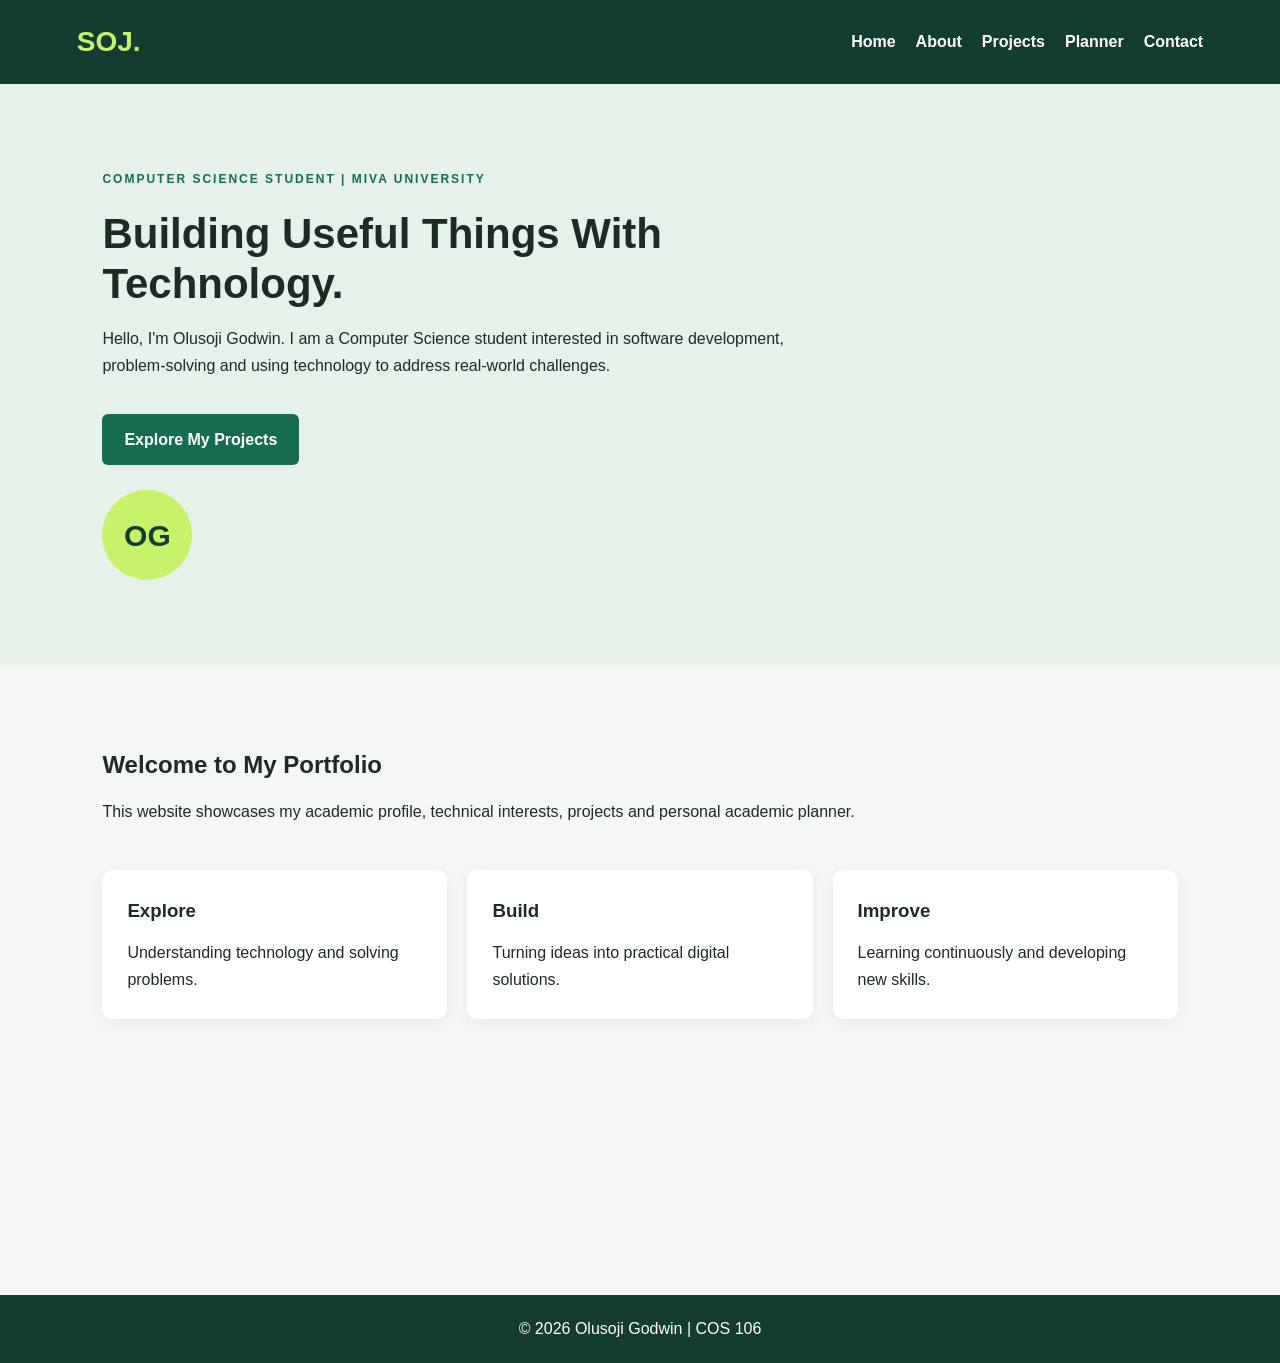
<file: index.html>
<!DOCTYPE html>
<html lang="en">
<head>
    <meta charset="UTF-8">
    <meta name="viewport" content="width=device-width, initial-scale=1.0">
    <meta name="description" content="Olusoji Godwin's student portfolio">
    <title>Home | Olusoji Godwin</title>
    <link rel="stylesheet" href="css/style.css">
    <script src="js/main.js" defer></script>
</head>
<body>

<header>
    <a class="logo" href="index.html">SOJ.</a>

    <nav>
        <a href="index.html">Home</a>
        <a href="about.html">About</a>
        <a href="projects.html">Projects</a>
        <a href="planner.html">Planner</a>
        <a href="contact.html">Contact</a>
    </nav>
</header>

<main>
    <section class="hero">
        <p class="eyebrow">COMPUTER SCIENCE STUDENT | MIVA UNIVERSITY</p>

        <h1>Building Useful Things With Technology.</h1>

        <p>
            Hello, I'm Olusoji Godwin. I am a Computer Science student
            interested in software development, problem-solving and
            using technology to address real-world challenges.
        </p>

        <a class="button" href="projects.html">Explore My Projects</a>

        <div class="avatar">OG</div>
    </section>

    <section class="section">
        <h2>Welcome to My Portfolio</h2>

        <p>
            This website showcases my academic profile, technical
            interests, projects and personal academic planner.
        </p>

        <div class="cards">
            <article class="card">
                <h3>Explore</h3>
                <p>Understanding technology and solving problems.</p>
            </article>

            <article class="card">
                <h3>Build</h3>
                <p>Turning ideas into practical digital solutions.</p>
            </article>

            <article class="card">
                <h3>Improve</h3>
                <p>Learning continuously and developing new skills.</p>
            </article>
        </div>
    </section>
</main>

<footer>
    © <span id="year"></span> Olusoji Godwin | COS 106
</footer>

</body>
</html>
</file>
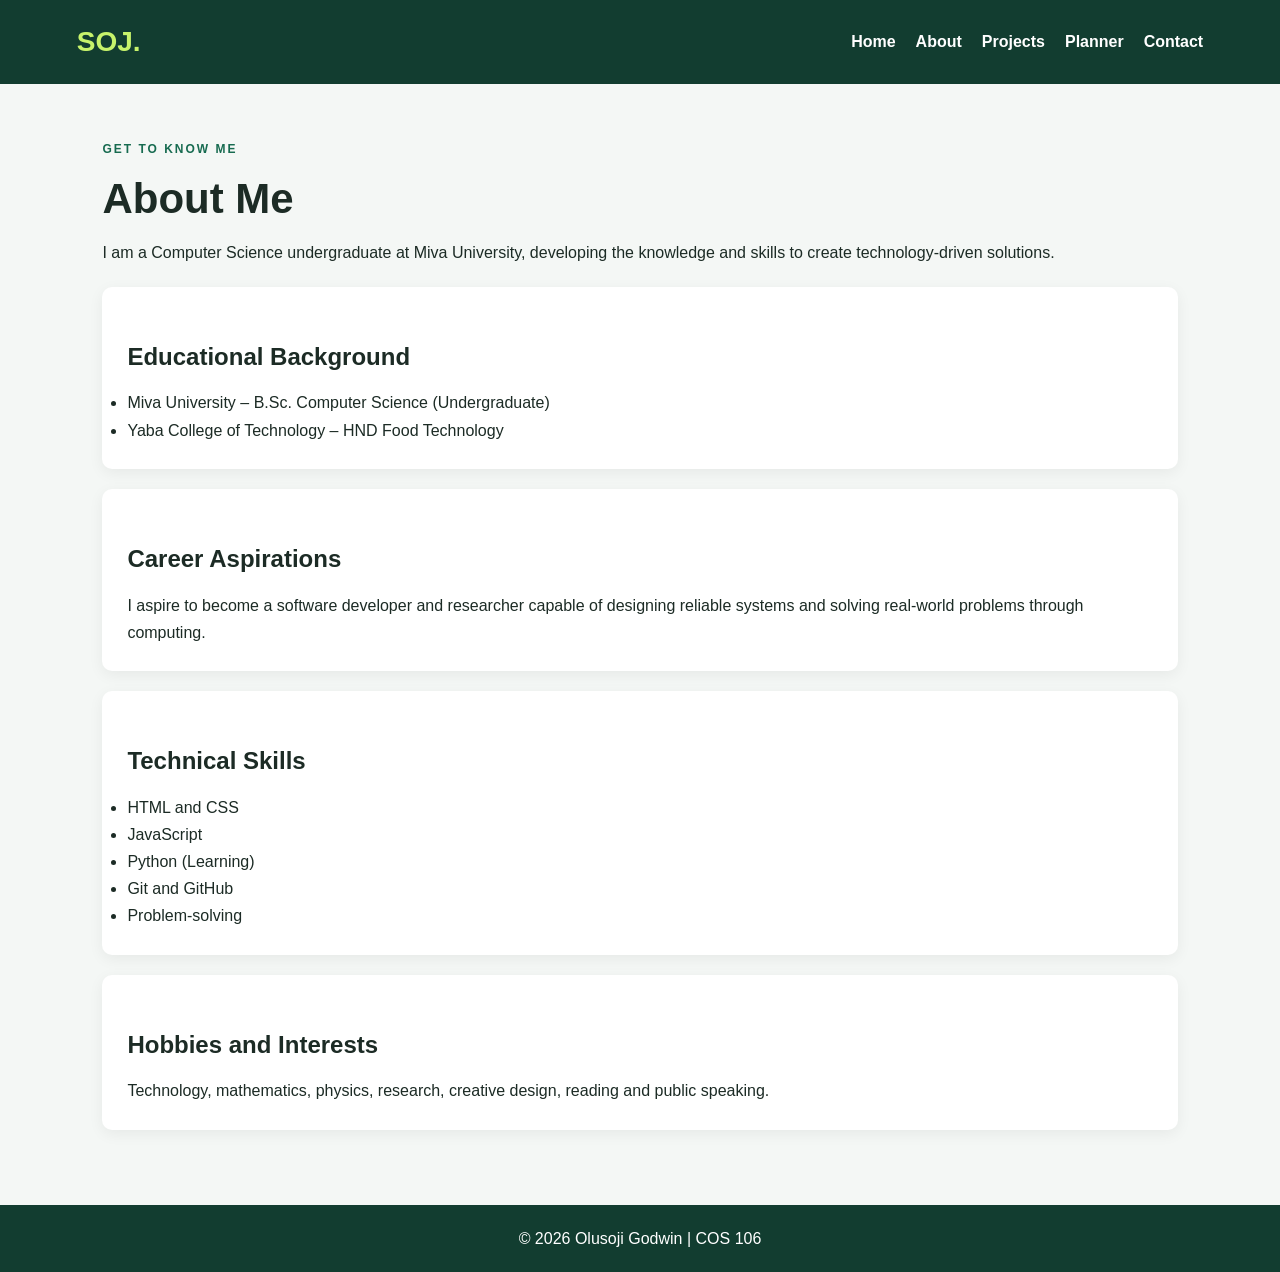
<file: about.html>
<!DOCTYPE html>
<html lang="en">
<head>
    <meta charset="UTF-8">
    <meta name="viewport" content="width=device-width, initial-scale=1.0">
    <title>About Me | Olusoji Godwin</title>
    <link rel="stylesheet" href="css/style.css">
    <script src="js/main.js" defer></script>
</head>
<body>

<header>
    <a class="logo" href="index.html">SOJ.</a>

    <nav>
        <a href="index.html">Home</a>
        <a href="about.html">About</a>
        <a href="projects.html">Projects</a>
        <a href="planner.html">Planner</a>
        <a href="contact.html">Contact</a>
    </nav>
</header>

<main class="section">
    <p class="eyebrow">GET TO KNOW ME</p>
    <h1>About Me</h1>

    <p>
        I am a Computer Science undergraduate at Miva University,
        developing the knowledge and skills to create
        technology-driven solutions.
    </p>

    <article class="card">
        <h2>Educational Background</h2>
        <ul>
            <li>Miva University – B.Sc. Computer Science (Undergraduate)</li>
            <li>Yaba College of Technology – HND Food Technology</li>
        </ul>
    </article>

    <article class="card">
        <h2>Career Aspirations</h2>
        <p>
            I aspire to become a software developer and researcher
            capable of designing reliable systems and solving
            real-world problems through computing.
        </p>
    </article>

    <article class="card">
        <h2>Technical Skills</h2>
        <ul>
            <li>HTML and CSS</li>
            <li>JavaScript</li>
            <li>Python (Learning)</li>
            <li>Git and GitHub</li>
            <li>Problem-solving</li>
        </ul>
    </article>

    <article class="card">
        <h2>Hobbies and Interests</h2>
        <p>
            Technology, mathematics, physics, research,
            creative design, reading and public speaking.
        </p>
    </article>
</main>

<footer>
    © <span id="year"></span> Olusoji Godwin | COS 106
</footer>

</body>
</html>
</file>
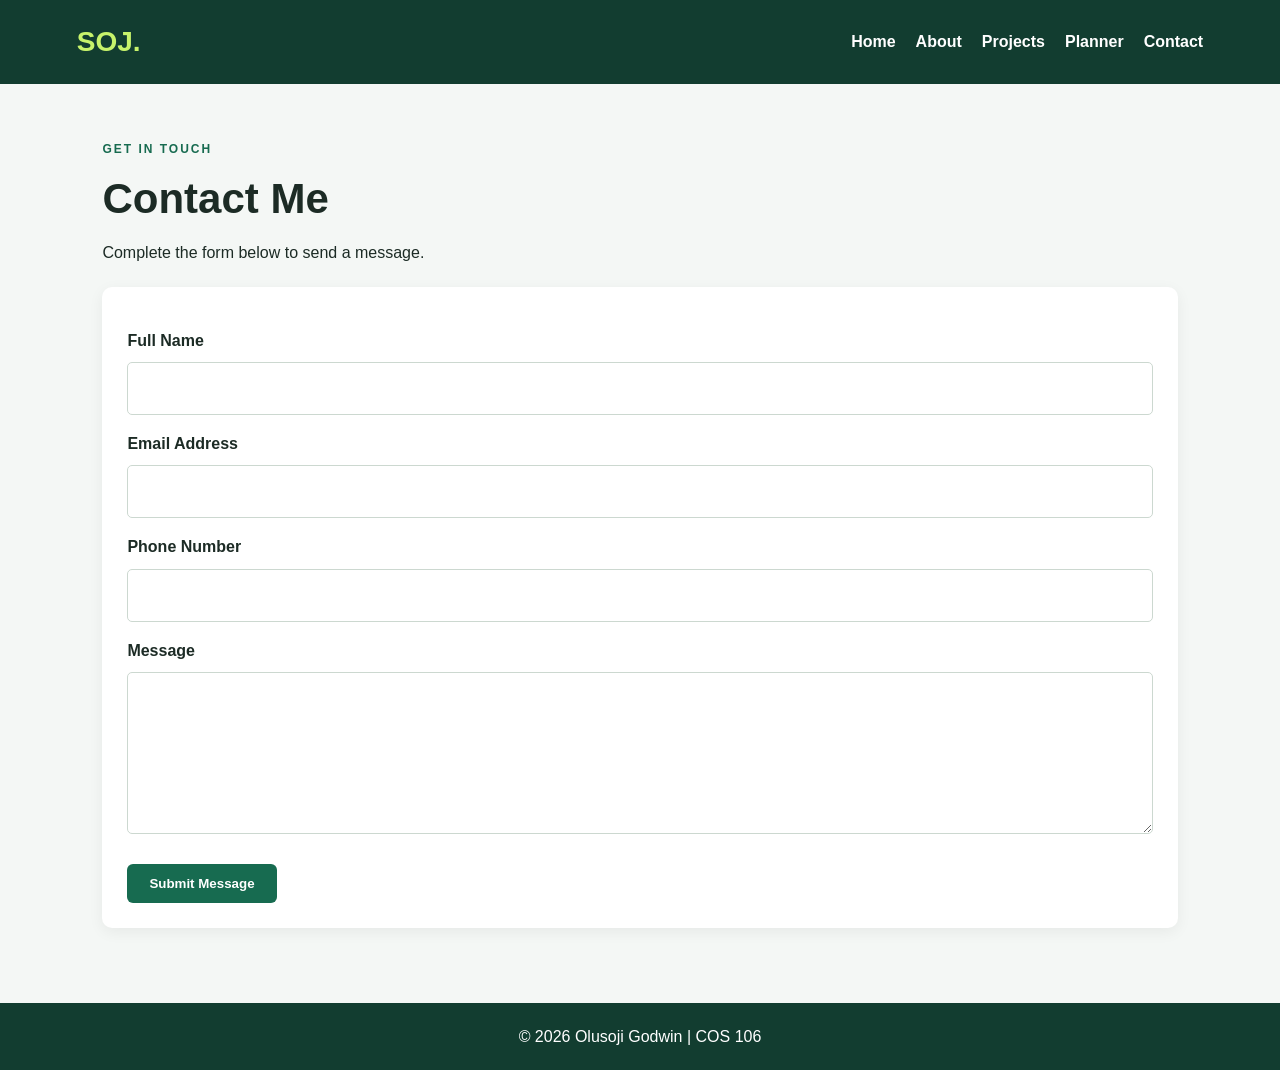
<file: contact.html>
<!DOCTYPE html>
<html lang="en">
<head>
    <meta charset="UTF-8">
    <meta name="viewport" content="width=device-width, initial-scale=1.0">
    <title>Contact | Olusoji Godwin</title>
    <link rel="stylesheet" href="css/style.css">
    <script src="js/main.js" defer></script>
</head>
<body>

<header>
    <a class="logo" href="index.html">SOJ.</a>

    <nav>
        <a href="index.html">Home</a>
        <a href="about.html">About</a>
        <a href="projects.html">Projects</a>
        <a href="planner.html">Planner</a>
        <a href="contact.html">Contact</a>
    </nav>
</header>

<main class="section">
    <p class="eyebrow">GET IN TOUCH</p>
    <h1>Contact Me</h1>

    <p>Complete the form below to send a message.</p>

    <section class="card">
        <form id="contactForm" novalidate>

            <label for="name">Full Name</label>
            <input type="text" id="name" required>

            <label for="email">Email Address</label>
            <input type="email" id="email" required>

            <label for="phone">Phone Number</label>
            <input type="tel" id="phone" required>

            <label for="message">Message</label>
            <textarea id="message" rows="5" required></textarea>

            <button class="button" type="submit">
                Submit Message
            </button>

            <p id="feedback" aria-live="polite"></p>

        </form>
    </section>
</main>

<footer>
    © <span id="year"></span> Olusoji Godwin | COS 106
</footer>

</body>
</html>
</file>
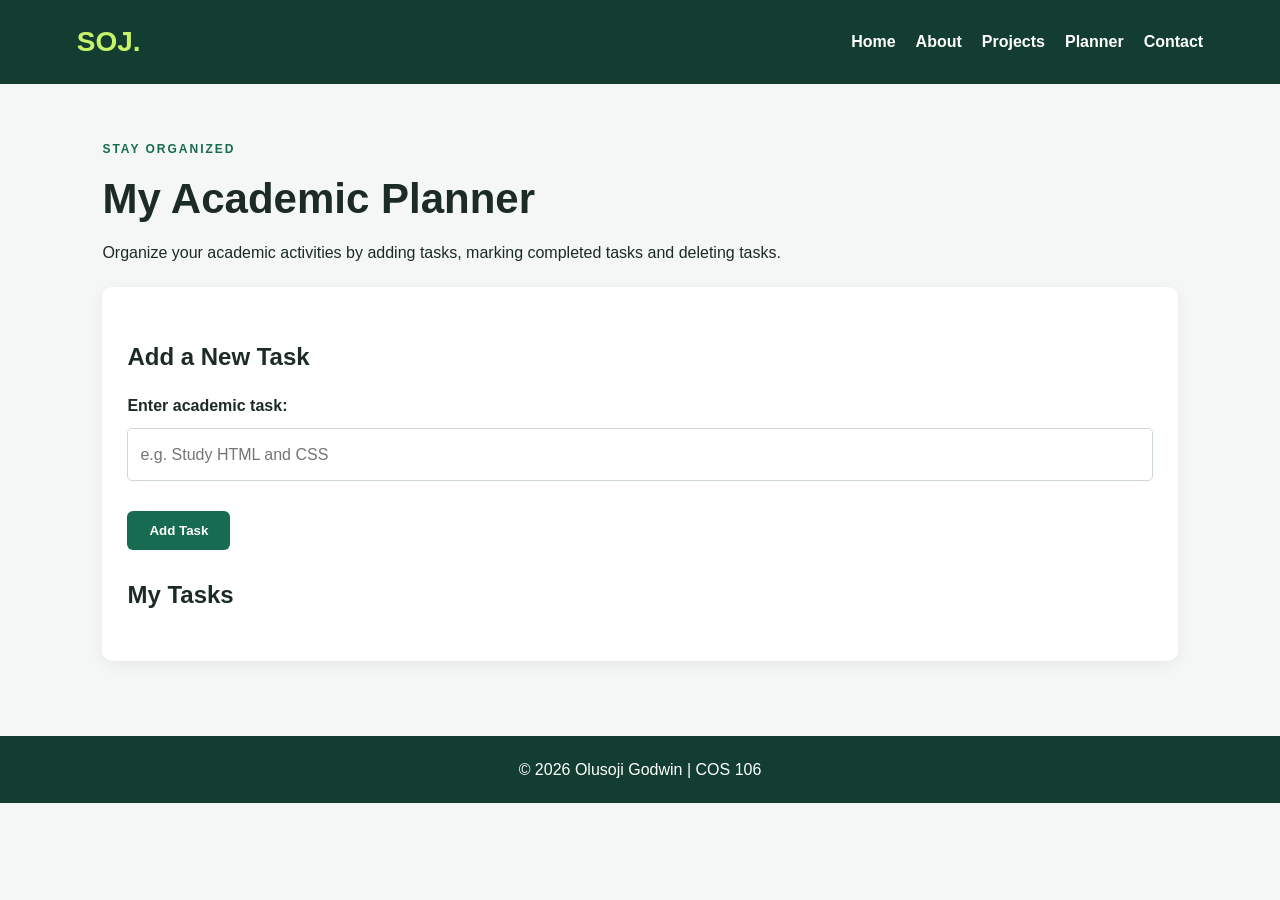
<file: planner.html>
<!DOCTYPE html>
<html lang="en">
<head>
    <meta charset="UTF-8">
    <meta name="viewport" content="width=device-width, initial-scale=1.0">
    <title>Academic Planner | Olusoji Godwin</title>
    <link rel="stylesheet" href="css/style.css">
    <script src="js/main.js" defer></script>
</head>
<body>

<header>
    <a class="logo" href="index.html">SOJ.</a>

    <nav>
        <a href="index.html">Home</a>
        <a href="about.html">About</a>
        <a href="projects.html">Projects</a>
        <a href="planner.html">Planner</a>
        <a href="contact.html">Contact</a>
    </nav>
</header>

<main class="section">
    <p class="eyebrow">STAY ORGANIZED</p>
    <h1>My Academic Planner</h1>

    <p>
        Organize your academic activities by adding tasks,
        marking completed tasks and deleting tasks.
    </p>

    <section class="card">
        <h2>Add a New Task</h2>

        <form id="taskForm">
            <label for="taskInput">Enter academic task:</label>

            <input
                type="text"
                id="taskInput"
                placeholder="e.g. Study HTML and CSS"
                required
            >

            <button class="button" type="submit">Add Task</button>
        </form>

        <h2>My Tasks</h2>

        <ul id="taskList"></ul>
    </section>
</main>

<footer>
    © <span id="year"></span> Olusoji Godwin | COS 106
</footer>

</body>
</html>
</file>
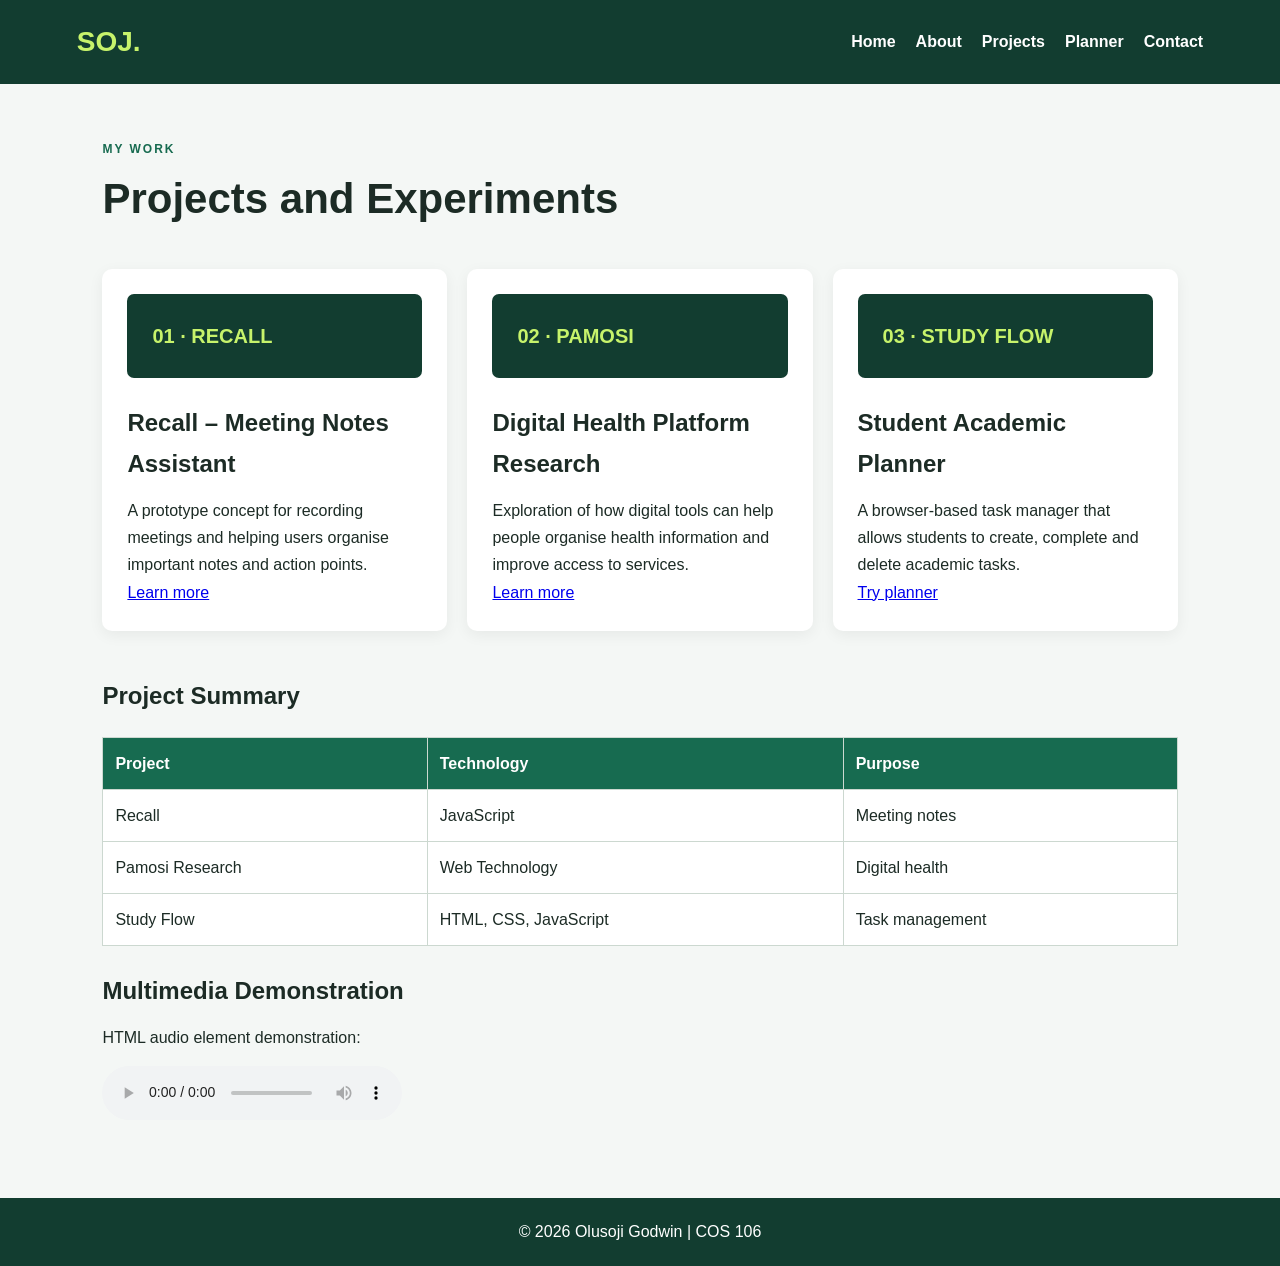
<file: projects.html>
<!DOCTYPE html>
<html lang="en">
<head>
    <meta charset="UTF-8">
    <meta name="viewport" content="width=device-width, initial-scale=1.0">
    <title>Projects | Olusoji Godwin</title>
    <link rel="stylesheet" href="css/style.css">
    <script src="js/main.js" defer></script>
</head>
<body>

<header>
    <a class="logo" href="index.html">SOJ.</a>
    <nav>
        <a href="index.html">Home</a>
        <a href="about.html">About</a>
        <a href="projects.html">Projects</a>
        <a href="planner.html">Planner</a>
        <a href="contact.html">Contact</a>
    </nav>
</header>

<main class="section">
    <p class="eyebrow">MY WORK</p>
    <h1>Projects and Experiments</h1>

    <div class="cards">

        <article class="card">
            <div class="project-art">01 · RECALL</div>
            <h2>Recall – Meeting Notes Assistant</h2>
            <p>
                A prototype concept for recording meetings and helping
                users organise important notes and action points.
            </p>
            <a href="contact.html">Learn more</a>
        </article>

        <article class="card">
            <div class="project-art">02 · PAMOSI</div>
            <h2>Digital Health Platform Research</h2>
            <p>
                Exploration of how digital tools can help people
                organise health information and improve access to services.
            </p>
            <a href="contact.html">Learn more</a>
        </article>

        <article class="card">
            <div class="project-art">03 · STUDY FLOW</div>
            <h2>Student Academic Planner</h2>
            <p>
                A browser-based task manager that allows students
                to create, complete and delete academic tasks.
            </p>
            <a href="planner.html">Try planner</a>
        </article>

    </div>

    <h2>Project Summary</h2>

    <table>
        <tr>
            <th>Project</th>
            <th>Technology</th>
            <th>Purpose</th>
        </tr>
        <tr>
            <td>Recall</td>
            <td>JavaScript</td>
            <td>Meeting notes</td>
        </tr>
        <tr>
            <td>Pamosi Research</td>
            <td>Web Technology</td>
            <td>Digital health</td>
        </tr>
        <tr>
            <td>Study Flow</td>
            <td>HTML, CSS, JavaScript</td>
            <td>Task management</td>
        </tr>
    </table>

    <h2>Multimedia Demonstration</h2>
    <p>HTML audio element demonstration:</p>

    <audio controls>
        <source src="https://www.w3schools.com/html/horse.mp3"
                type="audio/mpeg">
        Your browser does not support audio.
    </audio>

</main>

<footer>
    © <span id="year"></span> Olusoji Godwin | COS 106
</footer>

</body>
</html>
</file>
<file: css/style.css>
/* =================================
   COS 106 STUDENT PORTFOLIO
   Main Stylesheet
================================= */

* {
    box-sizing: border-box;
    margin: 0;
    padding: 0;
}

:root {
    --primary: #123d30;
    --secondary: #176b50;
    --accent: #c7f36b;
    --background: #f4f7f5;
    --white: #ffffff;
    --text: #1c2b25;
    --muted: #65736b;
}

body {
    font-family: Arial, Helvetica, sans-serif;
    background: var(--background);
    color: var(--text);
    line-height: 1.7;
}

/* HEADER AND NAVIGATION */

header {
    background: var(--primary);
    color: var(--white);
    padding: 18px 6%;
    display: flex;
    justify-content: space-between;
    align-items: center;
    flex-wrap: wrap;
    gap: 15px;
}

.logo {
    color: var(--accent);
    font-size: 28px;
    font-weight: bold;
    text-decoration: none;
}

nav {
    display: flex;
    flex-wrap: wrap;
    gap: 20px;
}

nav a {
    color: var(--white);
    text-decoration: none;
    font-weight: bold;
    transition: color 0.3s ease;
}

nav a:hover {
    color: var(--accent);
}

/* HOMEPAGE HERO */

.hero {
    padding: 85px 8%;
    background: #e5f1e9;
    min-height: 430px;
}

.hero h1,
h1 {
    font-size: 42px;
    line-height: 1.2;
    margin: 15px 0;
}

.hero h1 {
    max-width: 700px;
}

.hero p {
    max-width: 700px;
    margin-bottom: 20px;
}

.eyebrow {
    color: var(--secondary);
    font-weight: bold;
    letter-spacing: 2px;
    font-size: 12px;
}

.avatar {
    margin-top: 25px;
    background: var(--accent);
    color: var(--primary);
    width: 90px;
    height: 90px;
    border-radius: 50%;
    display: grid;
    place-items: center;
    font-size: 30px;
    font-weight: bold;
}

/* BUTTONS */

.button {
    display: inline-block;
    background: var(--secondary);
    color: var(--white);
    border: none;
    padding: 12px 22px;
    border-radius: 6px;
    text-decoration: none;
    cursor: pointer;
    font-weight: bold;
    margin-top: 15px;
    transition: background 0.3s ease,
                transform 0.3s ease;
}

.button:hover {
    background: var(--primary);
    transform: translateY(-2px);
}

/* GENERAL SECTIONS */

.section {
    padding: 55px 8%;
    min-height: 70vh;
}

.section h2 {
    margin: 25px 0 12px;
}

/* CONTENT CARDS */

.cards {
    display: grid;
    grid-template-columns: repeat(3, 1fr);
    gap: 20px;
    margin-top: 25px;
}

.card {
    background: var(--white);
    padding: 25px;
    border-radius: 10px;
    margin: 20px 0;
    box-shadow: 0 4px 15px rgba(0, 0, 0, 0.06);
    transition: transform 0.3s ease;
}

.card:hover {
    transform: translateY(-4px);
}

.card h2,
.card h3 {
    margin-bottom: 12px;
}

/* PROJECTS */

.project-art {
    background: var(--primary);
    color: var(--accent);
    padding: 25px;
    font-weight: bold;
    font-size: 20px;
    border-radius: 7px;
    margin-bottom: 15px;
}

/* FORMS */

form {
    width: 100%;
}

label {
    display: block;
    font-weight: bold;
    margin-top: 15px;
}

input,
textarea {
    display: block;
    width: 100%;
    padding: 12px;
    margin: 8px 0 15px;
    border: 1px solid #ccd8d0;
    border-radius: 5px;
    font: inherit;
    background: var(--white);
}

input:focus,
textarea:focus {
    outline: 2px solid #a5d5b9;
    border-color: var(--secondary);
}

textarea {
    resize: vertical;
}

/* TABLES */

table {
    width: 100%;
    border-collapse: collapse;
    margin: 20px 0;
    background: var(--white);
}

th,
td {
    border: 1px solid #ccd8d0;
    padding: 12px;
    text-align: left;
}

th {
    background: var(--secondary);
    color: var(--white);
}

/* ACADEMIC PLANNER */

#taskList {
    list-style: none;
    margin-top: 20px;
}

#taskList li {
    background: #eef5ef;
    padding: 12px;
    margin: 10px 0;
    border-radius: 6px;
    display: flex;
    align-items: center;
    gap: 12px;
}

#taskList input[type="checkbox"] {
    width: auto;
    margin: 0;
}

#taskList span {
    flex: 1;
}

#taskList button {
    margin: 0;
}

/* MULTIMEDIA */

audio {
    max-width: 100%;
    margin: 15px 0;
}

/* FOOTER */

footer {
    background: var(--primary);
    color: var(--white);
    text-align: center;
    padding: 20px;
}

/* RESPONSIVE DESIGN */

@media screen and (max-width: 700px) {

    header {
        flex-direction: column;
        text-align: center;
    }

    nav {
        justify-content: center;
        gap: 12px;
    }

    .cards {
        grid-template-columns: 1fr;
    }

    .hero h1,
    h1 {
        font-size: 32px;
    }

    .hero {
        padding: 55px 6%;
    }

    .section {
        padding: 35px 5%;
    }

    table {
        font-size: 12px;
    }

    th,
    td {
        padding: 7px;
    }

    #taskList li {
        flex-wrap: wrap;
    }
}
</file>
